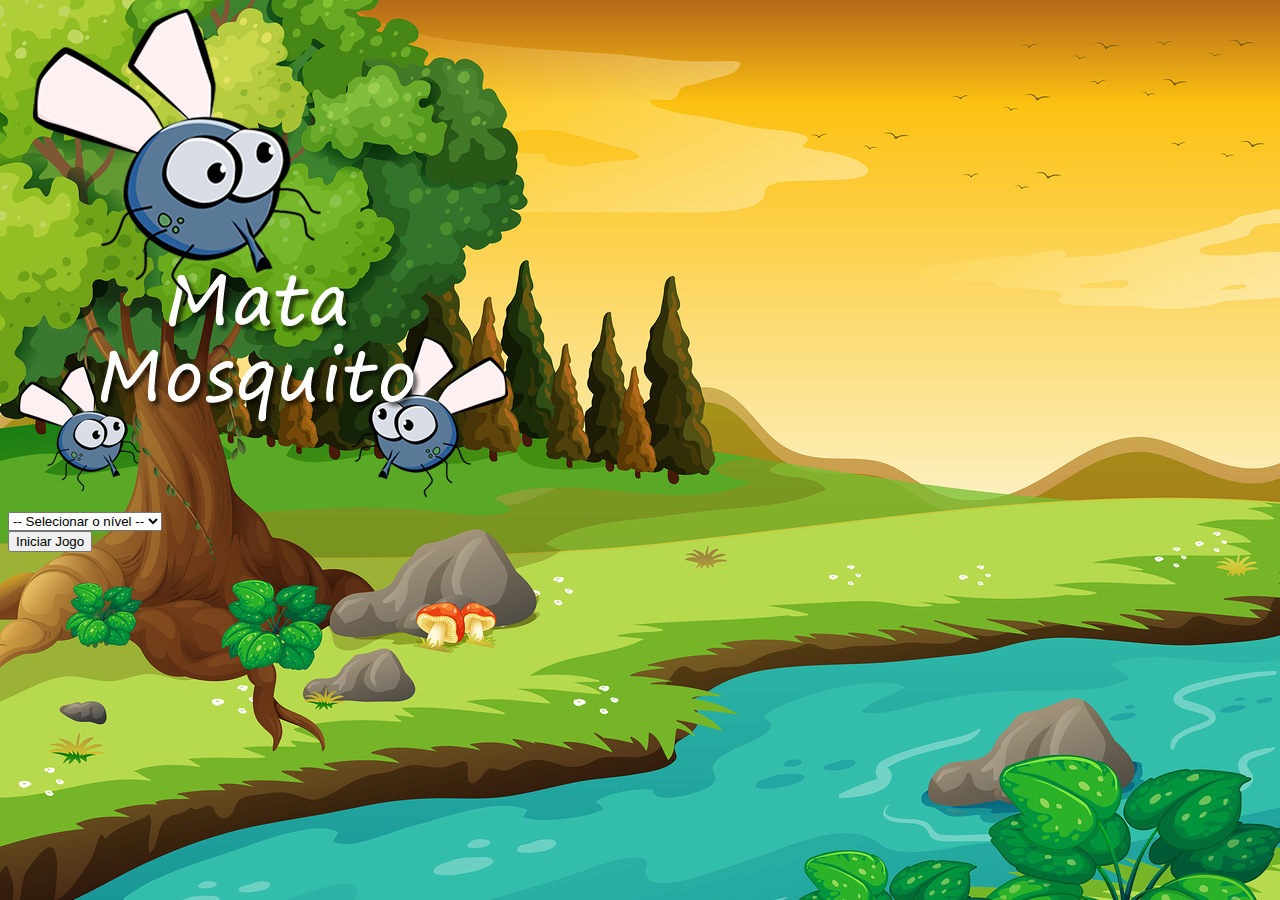
<file: index.html>
<!DOCTYPE html>
<html lang="en">
<head>
    <meta charset="UTF-8">
    <meta http-equiv="X-UA-Compatible" content="IE=edge">
    <meta name="viewport" content="width=device-width, initial-scale=1.0">
    <link rel="stylesheet" href="https://maxcdn.bootstrapcdn.com/bootstrap/4.0.0-beta.2/css/bootstrap.min.css" integrity="sha384-PsH8R72JQ3SOdhVi3uxftmaW6Vc51MKb0q5P2rRUpPvrszuE4W1povHYgTpBfshb" crossorigin="anonymous">
    <link rel="stylesheet" href="style.css">
    <title>Mata Mosquito</title>
    <script>
        function startGame() {
            var nivel = document.getElementById('nivel').value
            if(nivel === ''){
                alert('Selecione o nível')
            }else {
                window.location.href = 'src/game.html?' +  nivel
            }     
        }
    </script>
</head>
<body>
    <div class="container">
        <div class="row">
            <div class="col">
                <div class="d-flex justify-content-center"><img src="img/game.png" alt=""></div>
                
            </div>
        </div>
        <div class="row">
            <div class="col">
                <div class="d-flex justify-content-center">
                    <div class="mb-2">
                        <select class="form-control" id="nivel">
                        <option value="">-- Selecionar o nível --</option>
                        <option value="normal">Normal</option>
                        <option value="dificil">Difícil</option>
                        <option value="chuck">Chuck Norris</option>
                    </select>
                    </div>
                    
                </div>    
            </div>
        </div>
        <div class="row">
            <div class="col">
                <div class="d-flex justify-content-center"><button type="button" class="btn btn-danger btnlg" onclick="startGame()">Iniciar Jogo</button></div>
                
            </div>
        </div>
    </div>
</body>
</html>
</file>
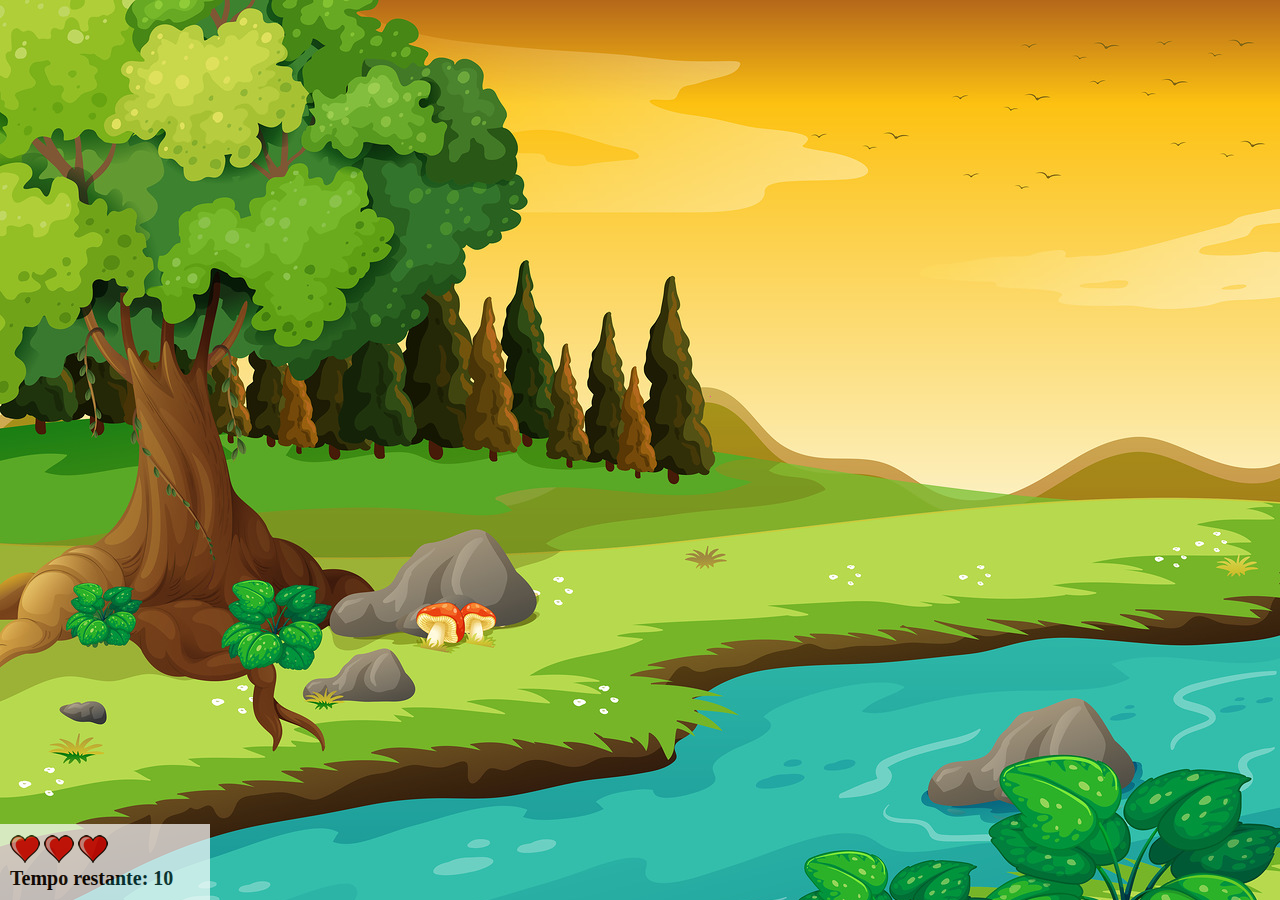
<file: src/game.html>
<!DOCTYPE html>
<html lang="en">
<head>
    <meta charset="UTF-8">
    <meta http-equiv="X-UA-Compatible" content="IE=edge">
    <meta name="viewport" content="width=device-width, initial-scale=1.0">
    <title>Mata Mosquito</title>
    <link rel="stylesheet" href="../style.css">
</head>
<body onresize="adjustSize()">
    <div class="painel">

        <div class="vidas">
            <img id="v1" src="../img/coracao_cheio.png" alt="">
            <img id="v2" src="../img/coracao_cheio.png" alt="">
            <img id="v3" src="../img/coracao_cheio.png" alt="">
        </div>
        <div class="time">Tempo restante: <span id="cronometro">10</span> </div>
    </div>
    <script src="../game.js"></script>

    <script>setInterval(function() {
        randomPosition()
    }
    ,createMosquitoTime)</script>
</body>
</html>
</file>
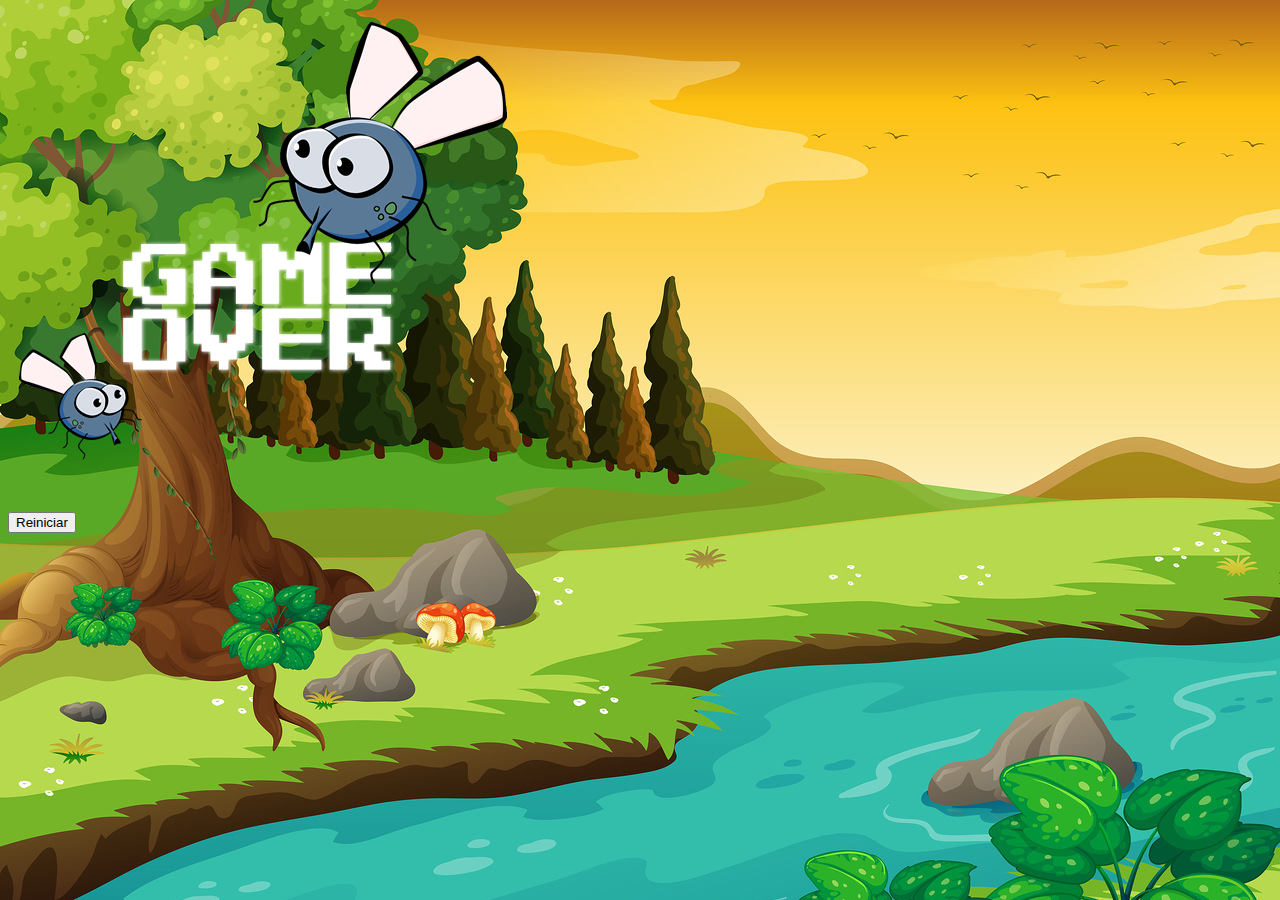
<file: src/gameover.html>
<!DOCTYPE html>
<html lang="en">
<head>
    <meta charset="UTF-8">
    <meta http-equiv="X-UA-Compatible" content="IE=edge">
    <meta name="viewport" content="width=device-width, initial-scale=1.0">
    <link rel="stylesheet" href="https://maxcdn.bootstrapcdn.com/bootstrap/4.0.0-beta.2/css/bootstrap.min.css" integrity="sha384-PsH8R72JQ3SOdhVi3uxftmaW6Vc51MKb0q5P2rRUpPvrszuE4W1povHYgTpBfshb" crossorigin="anonymous">
    <link rel="stylesheet" href="../style.css">
    <title>Game Over</title>
</head>
<body>
    <div class="container">
        <div class="row">
            <div class="col">
                <div class="d-flex justify-content-center"><img src="../img/game_over.png" alt=""></div>
                
            </div>
        </div>
        <div class="row">
            <div class="col">
                <div class="d-flex justify-content-center"><button type="button" class="btn btn-dark btnlg" onclick="window.location.href = '../index.html'">Reiniciar</button></div>
                
            </div>
        </div>
    </div>
</body>
</html>
</file>
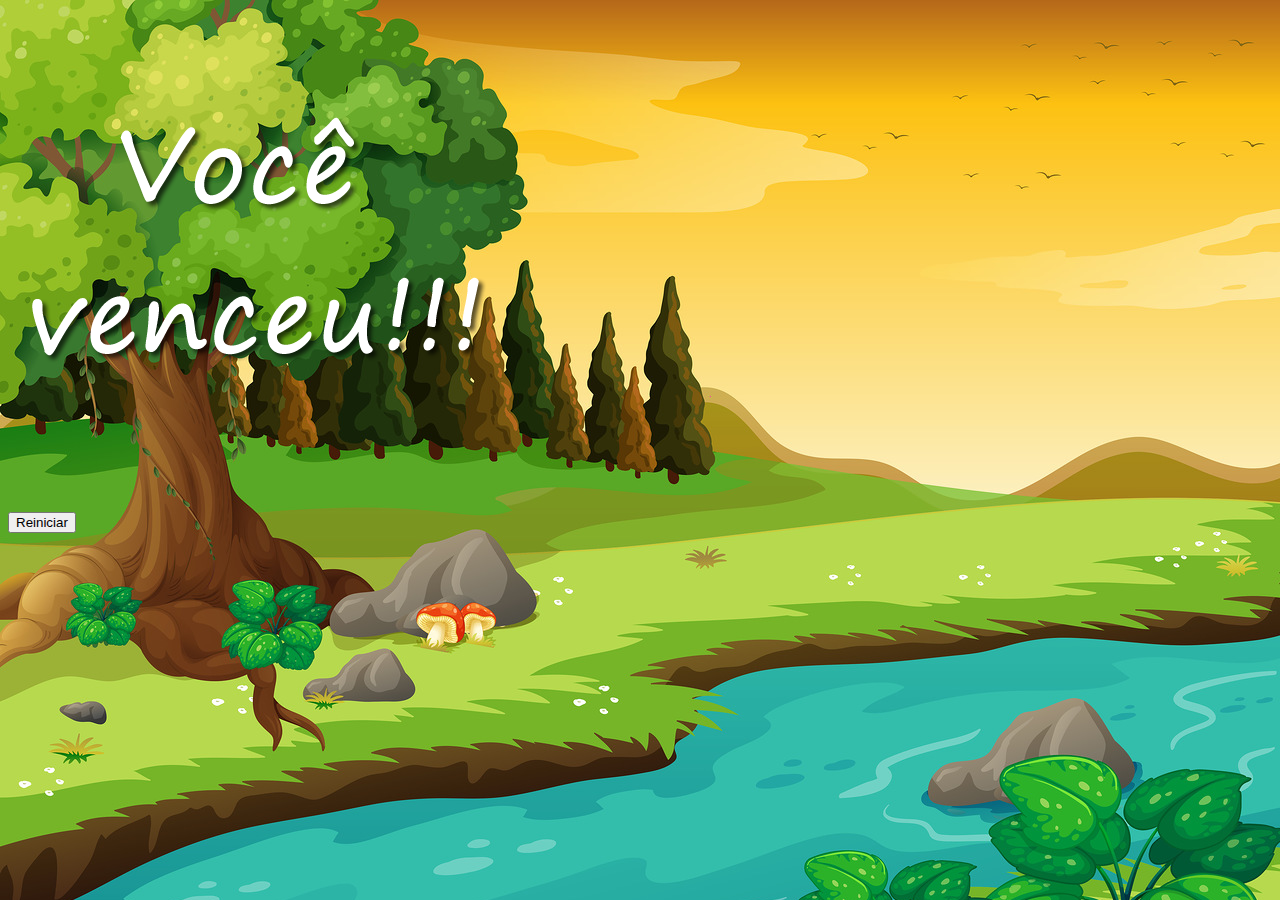
<file: src/victory.html>
<!DOCTYPE html>
<html lang="en">
<head>
    <meta charset="UTF-8">
    <meta http-equiv="X-UA-Compatible" content="IE=edge">
    <meta name="viewport" content="width=device-width, initial-scale=1.0">
    <link rel="stylesheet" href="https://maxcdn.bootstrapcdn.com/bootstrap/4.0.0-beta.2/css/bootstrap.min.css" integrity="sha384-PsH8R72JQ3SOdhVi3uxftmaW6Vc51MKb0q5P2rRUpPvrszuE4W1povHYgTpBfshb" crossorigin="anonymous">
    <link rel="stylesheet" href="../style.css">
    <title>Game Over</title>
</head>
<body>
    <div class="container">
        <div class="row">
            <div class="col">
                <div class="d-flex justify-content-center"><img src="../img/vitoria.png" alt=""></div>
                
            </div>
        </div>
        <div class="row">
            <div class="col">
                <div class="d-flex justify-content-center"><button type="button" class="btn btn-dark btnlg" onclick="window.location.href = '../index.html'">Reiniciar</button></div>
                
            </div>
        </div>
    </div>
</body>
</html>
</file>
<file: style.css>
html {
    cursor: url('img/mata_mosca.png') 30 30, auto;
}

body {
    background: url('img/bg.jpg') no-repeat;
}

.mosquito1{
    width: 50px;
    height: 50px;
}

.painel {
    position: absolute;
    width: 190px;
    padding: 10px;
    left: 0;
    bottom: 0px;
    background-color: #fff;
    border-top:1px solid #fff ;
    opacity: 0.7;
}

.vidas {
    float: left;
}

.time {
    float: left;
    font-size:20px;
    font-weight: bold;
}

.ladoA {
    transform: scaleX(1);
}

.ladoB {
    transform: scaleX(-1);
}
</file>
